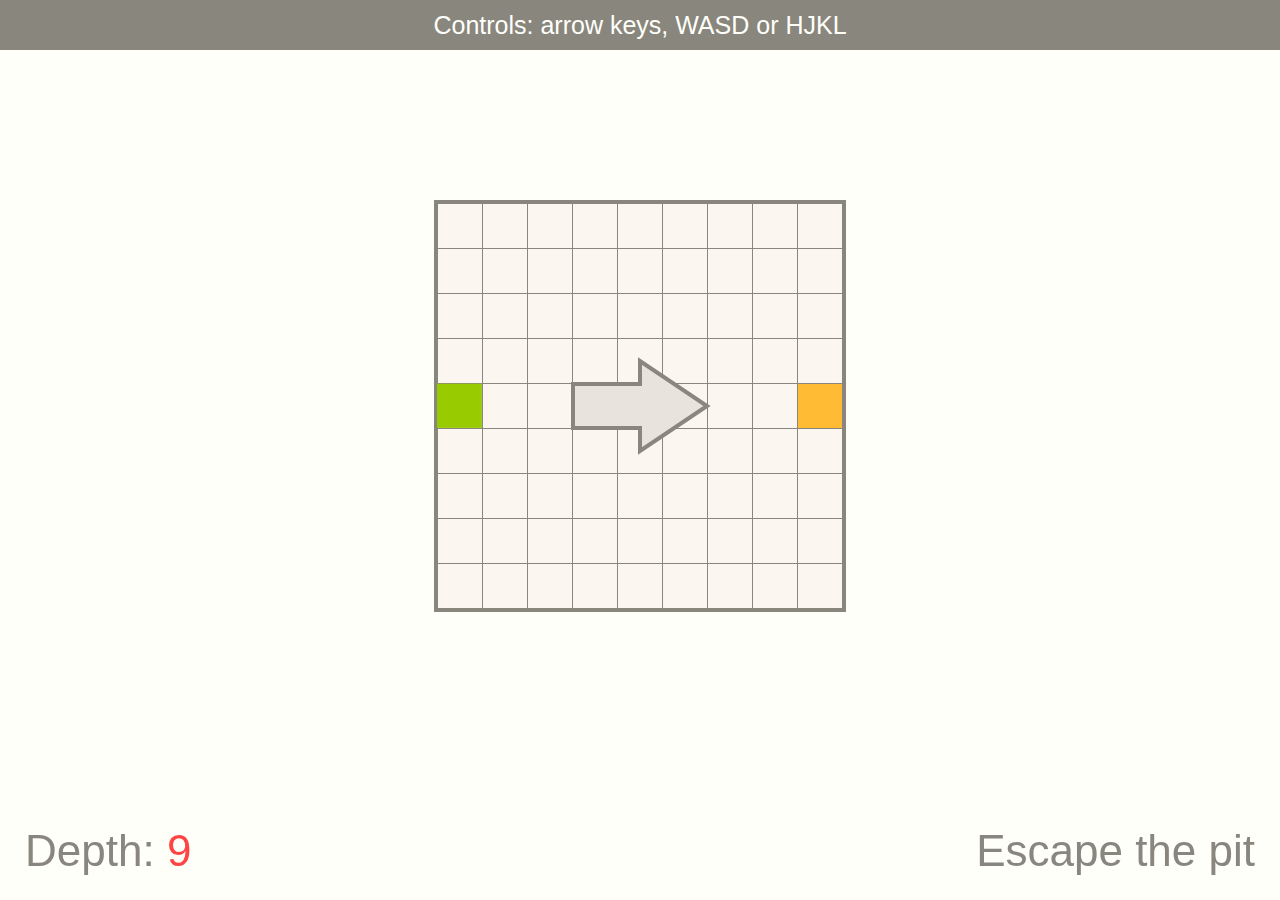
<file: index.html>
<!DOCTYPE html>
<html>
    <head>
        <meta charset=UTF-8>
        <title>escape-js13k</title>
        <link rel=stylesheet href=./pub/escape.css>
    </head>
    <body>
        <div id=scr class=nopsp>
            <div id=psp>
                <div id=fl></div>
                <div class="c pl" data-x=0 data-y=4>
                    <div class=i></div>
                    <div class=j></div>
                    <div class=k></div>
                    <div class=l></div>
                </div>
            </div>
        </div>
        <div id=gg>You win the game<br>
            <small>Press 9 to restart</small></div>
        <div id=xdp>Depth: <span id=dp>9</span></div>
        <div id=msg>Escape the pit</div>
        <div id=fu>Caught and thrown back</div>
        <nav>
            <b>Options:</b>
            <label for=mus><input id=mus type=checkbox autocomplete=off> Music</label>
            <label for=snd><input id=snd type=checkbox autocomplete=off checked> Sound effects</label>
        </nav>
        <div id=hlp>Controls: arrow keys, WASD or HJKL</div>
        <script src=./scripts/vendor/as.js></script>
        <script src=./scripts/vendor/jsfxr.js></script>
        <script src=./scripts/board.js></script>
        <script src=./scripts/util.js></script>
        <script src=./scripts/bgm.js></script>
        <script src=./scripts/aa.js></script>
        <script src=./scripts/escapist.js></script>
        <script src=./scripts/enemy.js></script>
        <script src=./scripts/game.js></script>
    </body>
</html>
</file>
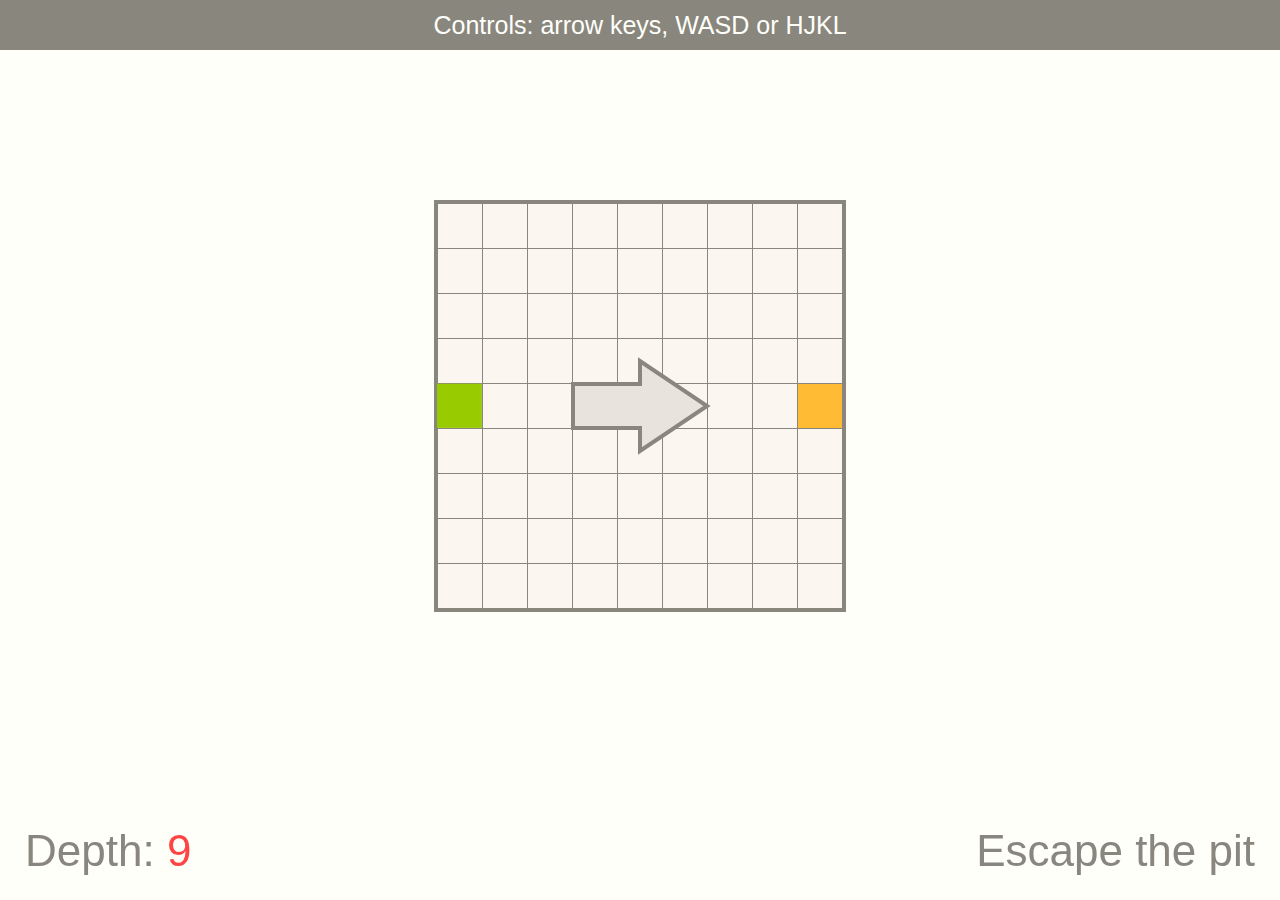
<file: min/index.html>
<!DOCTYPE html><html><head><meta charset=UTF-8><title>Escape the pit</title><style>body{color:#89867e;font:100 44px/48px Segoe UI,Helvetica Neue,sans-serif;margin:0;min-height:700px;min-width:700px}div,nav{cursor:default;-moz-user-select:none;-ms-user-select:none;-webkit-user-select:none;user-select:none}#scr{background:#fffffa;bottom:0;left:0;overflow:hidden;perspective:500px;position:absolute;right:0;top:0;transition:perspective 1s cubic-bezier(0,1,.2,1)}#fl,#psp{height:412px;position:absolute;width:412px}#psp{left:50%;margin:-250px 0 0 -206px;top:50%;transform:rotateX(45deg) rotateZ(-25deg);transform-style:preserve-3d;transition:transform 1s}.nopsp{perspective:9999px!important;transition:perspective 1s cubic-bezier(1,0,1,.2)!important}.nopsp #psp{transform:none!important}.c,.i,.j,.k,.l{height:44px;position:absolute;transform-style:preserve-3d;width:44px}.c{transition:left 200ms,top 200ms,opacity .5s,transform .5s}.i{transform:translateZ(44px)}.j{transform:translateZ(22px) rotateY(-90deg) translateZ(22px)}.k{transform:translateZ(22px) rotateX(-90deg) translateZ(22px)}.l{transform:translateZ(22px) rotateY(90deg) translateZ(22px)}.pl .i{background:#9c0}.pl .k{background:#8cbf00}.pl .j,.pl .l{background:#80b300}.enr .i{background:#f44}.enr .k{background:#f23333}.enr .j,.enr .l{background:#e52222}.enb .i{background:#3bf}.enb .k{background:#26b3f2}.enb .j,.enb .l{background:#1aaae5}.h{opacity:0;transform:translateZ(250px)}.s{opacity:1!important}.t0{transform:scale3d(0.64,.64,.64)}.t1{transform:scale3d(0.55,.55,.55)}.t2{transform:scale3d(0.48,.48,.48)}.t3{transform:scale3d(0.4,.4,.4)}.h.t0{transform:scale3d(0.64,.64,.64) translateZ(250px)}.h.t1{transform:scale3d(0.55,.55,.55) translateZ(250px)}.h.t2{transform:scale3d(0.48,.48,.48) translateZ(250px)}.h.t3{transform:scale3d(0.4,.4,.4) translateZ(250px)}#xdp{bottom:25px;left:25px;position:absolute}#dp{color:#f44}#msg{bottom:25px;position:absolute;right:25px}#fu,#gg{background:#89867e;bottom:0;color:#fffffa;height:125px;left:0;line-height:125px;margin:auto 0;opacity:0;pointer-events:none;position:absolute;right:0;text-align:center;top:0;transition:opacity .9s}#gg{background:#ff0080;height:105px;line-height:40px;padding-top:20px}#gg small{font-size:25px}.win+#gg{opacity:.96}#hlp{background:#89867e;border-bottom:5px solid #fffffa;color:#fffffa;font-size:25px;height:50px;left:0;line-height:50px;position:absolute;right:0;text-align:center;top:0;transition:top 1s}#hlp.off{top:-100px}nav{font-size:15px;font-weight:400;padding:0 16px;position:absolute;right:0;top:0}nav b{font-weight:600}label{padding:0 5px}</style></head><body><div id=scr class=nopsp><div id=psp><div id=fl></div><div class="c pl" data-x=0 data-y=4><div class=i></div><div class=j></div><div class=k></div><div class=l></div></div></div></div><div id=gg>You win the game<br><small>Press 9 to restart</small></div><div id=xdp>Depth: <span id=dp>9</span></div><div id=msg>Escape the pit</div><div id=fu>Caught and thrown back</div><nav><b>Options:</b><label for=mus><input id=mus type=checkbox autocomplete=off> Music</label><label for=snd><input id=snd type=checkbox autocomplete=off checked> Sound effects</label></nav><div id=hlp>Controls: arrow keys, WASD or HJKL</div><script src=./script.js></script></body></html>
</file>
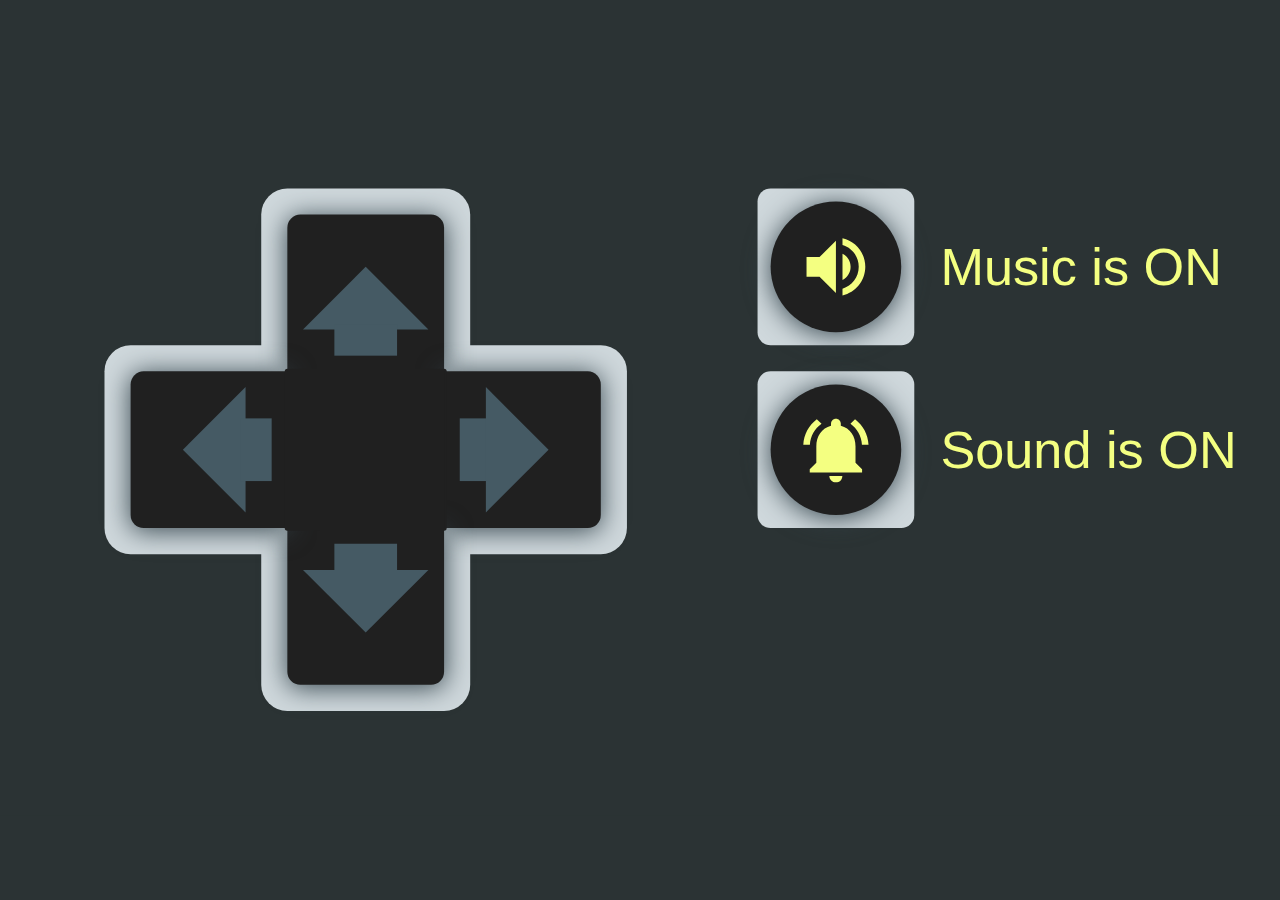
<file: controller.html>
<!DOCTYPE html>
<html>
    <head>
        <meta charset=UTF-8>
        <title>Escape the pit :: controller</title>
        <meta name="viewport" content="width=device-width, initial-scale=1, maximum-scale=1, user-scalable=no">
        <link rel="stylesheet" href="./pub/controller.css">
    </head>
    <body>
        <div id="controller" class="controller music-on sound-on no-restart">
            <div class="panel">
                <div class="dpad-container">
                    <div class="dpad-backdrop"></div>
                    <div class="dpad dpad-up" id="W">
                        <div class="arrow-up"></div>
                        <div class="arrow-up2"></div>
                    </div>
                    <div class="dpad dpad-right" id="D">
                        <div class="arrow-right2"></div>
                        <div class="arrow-right"></div>
                    </div>
                    <div class="dpad dpad-down" id="S">
                        <div class="arrow-down2"></div>
                        <div class="arrow-down"></div>
                    </div>
                    <div class="dpad dpad-left" id="A">
                        <div class="arrow-left"></div>
                        <div class="arrow-left2"></div>
                    </div>
                    <div class="dpad dpad-center"></div>
                </div>
                <div class="buttons-container">
                    <div class="button-backdrop">
                        <div class="button button-music"><svg class="icon icon-music-on" viewBox="0 0 24 24"><path class="path1" d="M14.016 3.234c4.031 0.891 6.984 4.5 6.984 8.766s-2.953 7.875-6.984 8.766v-2.063c2.906-0.844 4.969-3.516 4.969-6.703s-2.063-5.859-4.969-6.703v-2.063zM16.5 12c0 1.781-0.984 3.281-2.484 4.031v-8.063c1.5 0.75 2.484 2.25 2.484 4.031zM3 9h3.984l5.016-5.016v16.031l-5.016-5.016h-3.984v-6z"></path></svg><svg class="icon icon-music-off" viewBox="0 0 24 24"><path class="path1" d="M12 3.984v4.219l-2.109-2.109zM4.266 3l16.734 16.734-1.266 1.266-2.063-2.063c-1.078 0.844-2.297 1.5-3.656 1.828v-2.063c0.844-0.234 1.594-0.656 2.25-1.172l-4.266-4.266v6.75l-5.016-5.016h-3.984v-6h4.734l-4.734-4.734zM18.984 12c0-3.188-2.063-5.859-4.969-6.703v-2.063c4.031 0.891 6.984 4.5 6.984 8.766 0 1.5-0.375 2.953-1.031 4.172l-1.5-1.547c0.328-0.797 0.516-1.688 0.516-2.625zM16.5 12c0 0.234 0 0.422-0.047 0.609l-2.438-2.438v-2.203c1.5 0.75 2.484 2.25 2.484 4.031z"></path></svg></div>
                    </div>
                    <div class="button-backdrop">
                        <div class="button button-sound"><svg class="icon icon-sound-on" viewBox="0 0 24 24"><path class="path1" d="M12 21.984c-1.125 0-2.016-0.891-2.016-1.969h3.984c0 1.164-0.872 1.969-1.969 1.969zM18 11.016v4.969l2.016 2.016v0.984h-16.031v-0.984l2.016-2.016v-4.969c0-3.094 1.641-5.625 4.5-6.328v-0.703c0-0.844 0.656-1.5 1.5-1.5s1.5 0.656 1.5 1.5v0.703c2.859 0.703 4.5 3.281 4.5 6.328zM19.969 10.5c-0.141-2.672-1.5-4.969-3.516-6.422l1.406-1.406c2.391 1.828 3.984 4.641 4.125 7.828h-2.016zM7.594 4.078c-2.063 1.453-3.422 3.75-3.563 6.422h-2.016c0.141-3.188 1.734-6 4.125-7.828z"></path></svg><svg class="icon icon-sound-off" viewBox="0 0 24 24"><path class="path1" d="M18 14.672l-8.953-9.422c0.234-0.094 0.469-0.234 0.703-0.328h0.047l0.281-0.141c0.141-0.047 0.281-0.047 0.422-0.094v-0.703c0-0.844 0.656-1.5 1.5-1.5s1.5 0.656 1.5 1.5v0.703c2.859 0.703 4.5 3.234 4.5 6.328v3.656zM12 21.984c-1.125 0-2.016-0.844-2.016-1.969h4.031c0 1.125-0.891 1.969-2.016 1.969zM7.828 6.141c4.388 4.534 8.797 9.047 13.172 13.594l-1.266 1.266-2.016-2.016h-13.734v-0.984l2.016-2.016v-5.016c0-1.266 0.281-2.438 0.797-3.422l-2.813-2.766 1.266-1.313z"></path></svg></div>
                    </div>
                    <div class="button-backdrop restart-container">
                        <div class="button button-restart"><svg class="icon icon-restart" viewBox="0 0 24 24"><path class="path1" d="M16.5 9h5.484v6h-5.484l-3-3zM9 16.5l3-3 3 3v5.484h-6v-5.484zM7.5 9l3 3-3 3h-5.484v-6h5.484zM15 7.5l-3 3-3-3v-5.484h6v5.484z"></path></svg></div>
                    </div>
                </div>
                <div class="label label-music label-music-on">Music is ON</div>
                <div class="label label-music label-music-off">Music is OFF</div>
                <div class="label label-sound label-sound-on">Sound is ON</div>
                <div class="label label-sound label-sound-off">Sound is OFF</div>
                <div class="label label-restart">New Game</div>
            </div>
        </div>

        <script src="https://www.airconsole.com/api/airconsole-1.4.0.js"></script>

        <script src="./pub/jquery-2.2.1.min.js"></script>
        <script src="./scripts/controller.js"></script>
    </body>
</html>
</file>
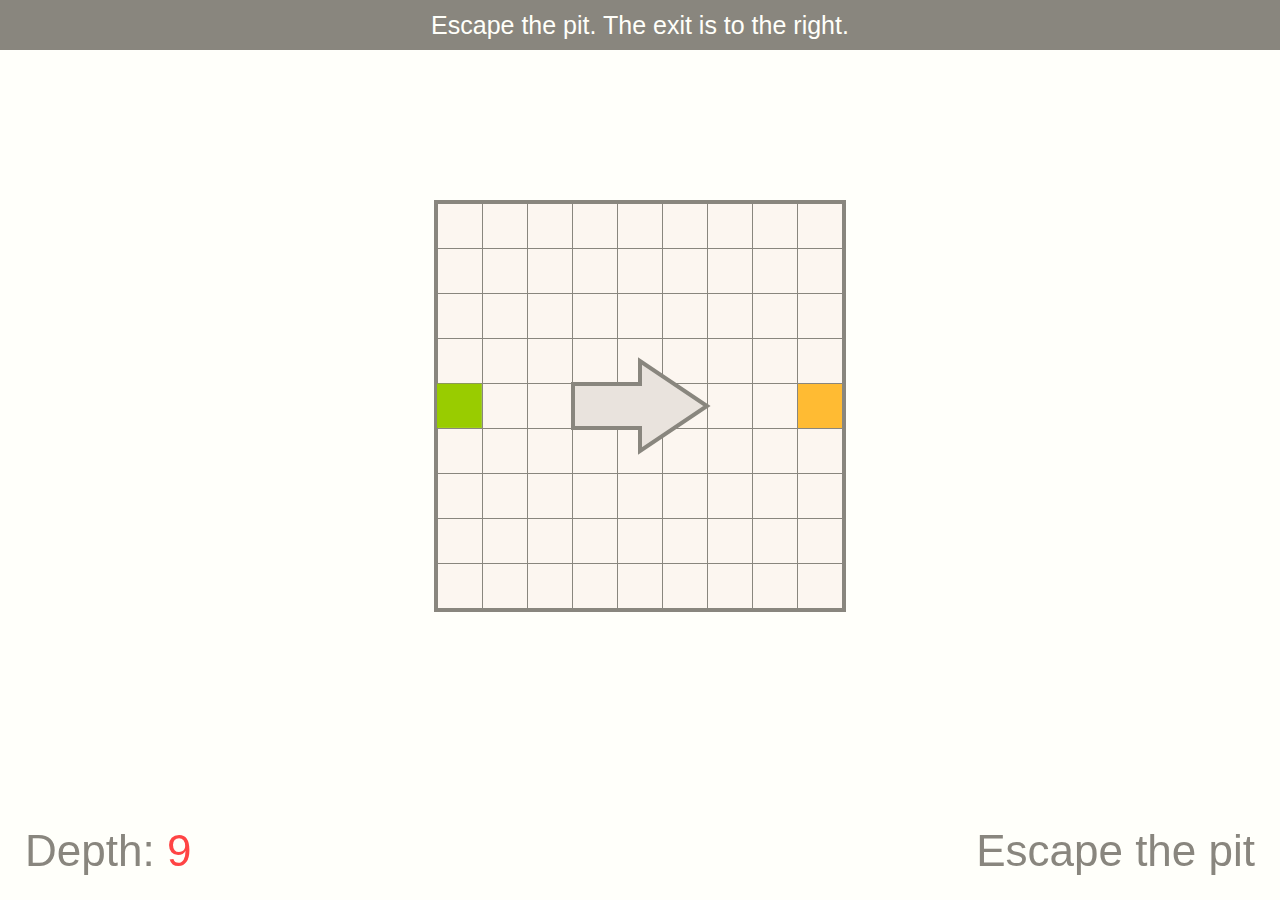
<file: screen.html>
﻿<!DOCTYPE html>
<html>
    <head>
        <meta charset=UTF-8>
        <title>Escape the pit</title>
        <link rel=stylesheet href=./pub/escape.css>
    </head>
    <body>
        <div id=scr class=nopsp>
            <div id=psp>
                <div id=fl></div>
                <div class="c pl" data-x=0 data-y=4>
                    <div class=i></div>
                    <div class=j></div>
                    <div class=k></div>
                    <div class=l></div>
                </div>
            </div>
        </div>
        <div id=gg>You win the game<br>
            <small>Press the New Game button to restart</small></div>
        <div id=xdp>Depth: <span id=dp>9</span></div>
        <div id=msg>Escape the pit</div>
        <div id=fu>Caught and thrown back</div>
        <nav></nav>
        <div id=hlp>Escape the pit. The exit is to the right.</div>

        <script src="https://www.airconsole.com/api/airconsole-1.4.0.js"></script>

        <script src=./scripts/vendor/as.js></script>
        <script src=./scripts/vendor/jsfxr.js></script>
        <script src=./scripts/board.js></script>
        <script src=./scripts/util.js></script>
        <script src=./scripts/bgm.js></script>
        <script src=./scripts/aa.js></script>
        <script src=./scripts/escapist.js></script>
        <script src=./scripts/enemy.js></script>
        <script src=./scripts/game.js></script>
    </body>
</html>
</file>
<file: pub/controller.css>
html, body {
    height: 100%;
}

body {
    background-color: #2b3334;
    font: 400 20px/30px Segoe UI, Helvetica Neue, sans-serif;
    margin: 0;
    overflow: hidden;

    -webkit-user-drag: none;

    -moz-user-select: none;
    -moz-user-select: -moz-none;
    -ms-user-select: none;
    -webkit-touch-callout: none;
    -webkit-user-select: none;
    user-select: none;
}

.controller {
    height: 280px;
    position: absolute;
    width: 490px;
    transform: scale(1);
    transform-origin: 0 0;
}

.panel {
    background: #2b3334;
    height: 280px;
    position: relative;
    width: 490px;
}

/* D-PAD */

.dpad-container {
    bottom: 40px;
    height: 200px;
    left: 40px;
    position: absolute;
    width: 200px;
}

.dpad-backdrop {
    background: #CFD8DC;
    border-radius: 10px;
    height: 200px;
    margin: 0 auto;
    position: relative;
    width: 80px;
}

.dpad-backdrop::after {
    background: #CFD8DC;
    border-radius: 10px;
    content: '';
    display: block;
    height: 80px;
    left: -60px;
    position: absolute;
    top: 60px;
    width: 200px;
}

.dpad {
    background: #202020;
    box-shadow: 0 1px 10px #37474F;
    height: 60px;
    position: absolute;
    width: 60px;
}

.dpad-up {
    border-radius: 5px 5px 0 0;
    bottom: 130px;
    left: 70px;
}

.dpad-right {
    border-radius: 0 5px 5px 0;
    bottom: 70px;
    left: 130px;
}

.dpad-down {
    border-radius: 0 0 5px 5px;
    bottom: 10px;
    left: 70px;
}

.dpad-left {
    border-radius: 5px 0 0 5px;
    bottom: 70px;
    left: 10px;
}

.dpad-center {
    border: #202020 1px solid;
    border-radius: 1px;
    bottom: 69px;
    box-shadow: none;
    left: 69px;
}

/* D-PAD arrows */

.arrow-up {
    border-bottom: 24px solid #455A64;
    border-left: 24px solid transparent;
    border-right: 24px solid transparent;
    height: 0;
    margin: 20px auto 0;
    width: 0;
}

.arrow-up2 {
    background: #455A64;
    height: 12px;
    margin: -2px auto 0;
    width: 24px;
}

.arrow-right {
    border-bottom: 24px solid transparent;
    border-left: 24px solid #455A64;
    border-top: 24px solid transparent;
    height: 0;
    left: 16px;
    position: absolute;
    top: 6px;
    width: 0;
}

.arrow-right2 {
    background: #455A64;
    height: 24px;
    margin: 18px 0 0 6px;
    width: 12px;
}

.arrow-down {
    border-left: 24px solid transparent;
    border-right: 24px solid transparent;
    border-top: 24px solid #455A64;
    height: 0;
    margin: 0 auto;
    width: 0;
}

.arrow-down2 {
    background: #455A64;
    height: 12px;
    margin: 6px auto -2px;
    width: 24px;
}

.arrow-left {
    border-bottom: 24px solid transparent;
    border-right: 24px solid #455A64;
    border-top: 24px solid transparent;
    height: 0;
    margin: 6px 0 0 20px;
    width: 0;
}

.arrow-left2 {
    background: #455A64;
    height: 24px;
    margin: 0 auto;
    position: absolute;
    right: 6px;
    top: 18px;
    width: 12px;
}

/* Active arrows */

.dpad.active {
    background-color: #303030;
}

.dpad.active .arrow-up {
    border-bottom-color: #FFEB3B;
}

.dpad.active .arrow-up2 {
    background-color: #FFEB3B;
}

.dpad.active .arrow-right {
    border-left-color: #FFEB3B;
}

.dpad.active .arrow-right2 {
    background-color: #FFEB3B;
}

.dpad.active .arrow-down {
    border-top-color: #FFEB3B;
}

.dpad.active .arrow-down2 {
    background-color: #FFEB3B;
}

.dpad.active .arrow-left {
    border-right-color: #FFEB3B;
}

.dpad.active .arrow-left2 {
    background-color: #FFEB3B;
}

/* Buttons */

.buttons-container {
    bottom: 40px;
    height: 200px;
    right: 40px;
    position: absolute;
    width: 160px;
}

.button-backdrop {
    background: #CFD8DC;
    border-radius: 5px;
    height: 60px;
    position: relative;
    width: 60px;
}

.button-backdrop + .button-backdrop {
    margin-top: 10px;
}

.button {
    background: #202020;
    border-radius: 50px;
    box-shadow: 0 1px 10px #37474F;
    height: 50px;
    left: 5px;
    position: absolute;
    top: 5px;
    width: 50px;
}

.button.active {
    background-color: #303030;
}

.icon {
    display: inline-block;
    fill: #F4FF81;
    height: 30px;
    width: 30px;
}

.button .icon {
    padding: 10px 0 0 10px;
}

.button.active .icon {
    fill: #EEFF41;
}

/* Button states */

.music-on .icon-music-off,
.music-off .icon-music-on,
.sound-on .icon-sound-off,
.sound-off .icon-sound-on {
    display: none;
}

.icon.icon-music-off, .icon.icon-sound-off {
    fill: #80D8FF;
}

.button.active .icon.icon-music-off,
.button.active .icon.icon-sound-off {
    fill: #40C4FF;
}

.icon.icon-restart {
}

.button.active .icon.icon-restart {
}

.no-restart .restart-container,
.no-restart .label-restart {
    display: none;
}

/* Labels */

.label {
    color: #F4FF81;
    left: 360px;
    position: absolute;
}

.label-music {
    top: 55px;
}

.label-sound {
    top: 125px;
}

.label-restart {
    top: 195px;
}

/* Label states */

.music-on .label-music-off,
.music-off .label-music-on,
.sound-on .label-sound-off,
.sound-off .label-sound-on {
    display: none;
}

.label-music-off, .label-sound-off {
    color: #80D8FF;
}
</file>
